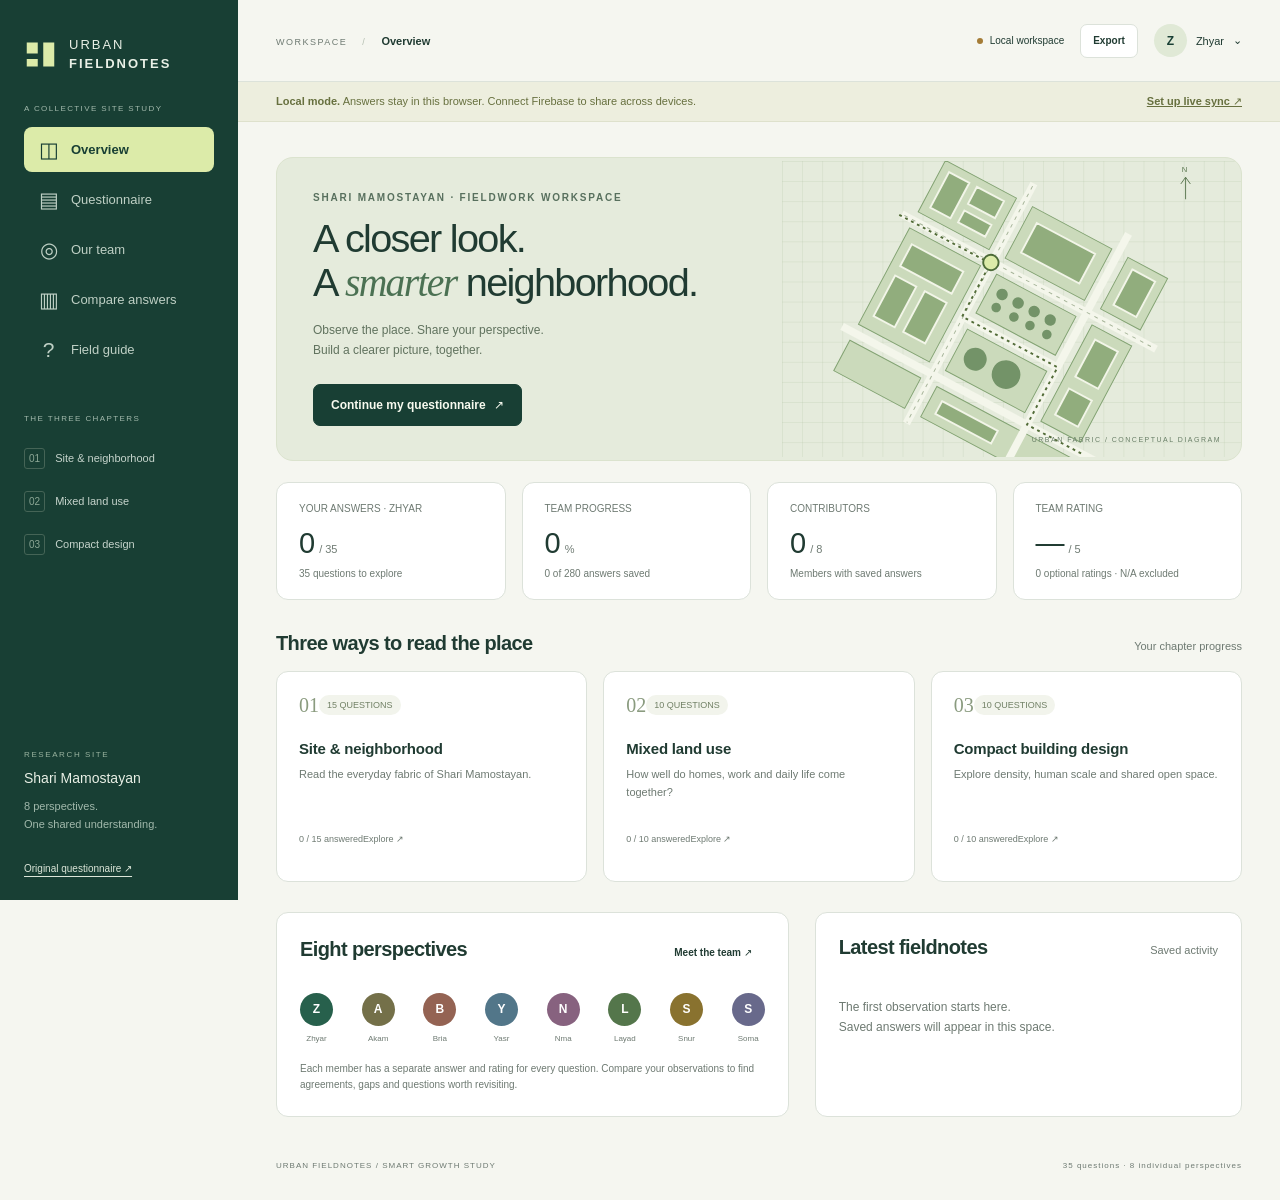
<file: index.html>
<!doctype html>
<html lang="en">
<head>
  <meta charset="utf-8"><meta name="viewport" content="width=device-width,initial-scale=1">
  <meta name="theme-color" content="#183f34"><meta name="description" content="A shared fieldwork notebook for the Smart Urban Growth study of Shari Mamostayan.">
  <title>Urban Fieldnotes · Shari Mamostayan</title>
  <link rel="icon" href="assets/favicon.svg" type="image/svg+xml"><link rel="stylesheet" href="assets/styles.css">
  <script src="config.js" defer></script><script src="assets/questions.js" defer></script><script src="assets/core.js" defer></script><script src="assets/app.js" defer></script>
</head>
<body>
<a class="skip" href="#main">Skip to content</a>
<aside class="sidebar">
  <a class="brand" href="#overview" aria-label="Urban Fieldnotes overview"><svg viewBox="0 0 36 36" aria-hidden="true"><path d="M3 5h12v12H3zm18 0h12v26H21zM3 23h12v8H3z" fill="currentColor"/></svg><span>URBAN<br><b>FIELDNOTES</b></span></a>
  <div class="sidebar-kicker">A COLLECTIVE SITE STUDY</div>
  <nav aria-label="Main navigation">
    <button class="nav-item active" data-nav="overview"><span aria-hidden="true">◫</span>Overview</button>
    <button class="nav-item" data-nav="workbook"><span aria-hidden="true">▤</span>Questionnaire</button>
    <button class="nav-item" data-nav="team"><span aria-hidden="true">◎</span>Our team</button>
    <button class="nav-item" data-nav="compare"><span aria-hidden="true">▥</span>Compare answers</button>
    <button class="nav-item" data-nav="guide"><span aria-hidden="true">?</span>Field guide</button>
  </nav>
  <div class="section-nav"><div class="sidebar-kicker">THE THREE CHAPTERS</div><button data-section="site"><i>01</i>Site & neighborhood</button><button data-section="mixed"><i>02</i>Mixed land use</button><button data-section="compact"><i>03</i>Compact design</button></div>
  <div class="sidebar-bottom"><div class="site-tag">RESEARCH SITE</div><strong>Shari Mamostayan</strong><p>8 perspectives.<br>One shared understanding.</p><a href="source/questionnaire.pdf" target="_blank" rel="noopener">Original questionnaire ↗</a></div>
</aside>
<div class="app-shell">
 <header class="topbar"><div class="breadcrumb">WORKSPACE <span>/</span> <b id="page-name">Overview</b></div><div class="top-actions"><span id="connection" class="connection" role="status">Local workspace</span><button class="button small" id="export-open">Export</button><button id="identity-open" class="identity" aria-label="Choose your profile"><span class="avatar">Z</span><span id="identity-name">Zhyar</span><span aria-hidden="true">⌄</span></button></div></header>
 <div id="mode-banner" class="mode-banner"></div>
 <main id="main" tabindex="-1"></main>
 <footer class="app-footer"><span>URBAN FIELDNOTES <span class="muted">/</span> SMART GROWTH STUDY</span><span>35 questions · 8 individual perspectives</span></footer>
</div>
<dialog id="profile-dialog"><div class="dialog-head"><div><div class="eyebrow">YOUR WORKSPACE IDENTITY</div><h2 id="profile-title">Choose your name.</h2></div><button class="icon-button" data-close="profile-dialog" aria-label="Close">×</button></div><div id="profile-content"></div></dialog>
<dialog id="export-dialog"><div class="dialog-head"><div><div class="eyebrow">TAKE YOUR RESEARCH WITH YOU</div><h2>Export the study.</h2></div><button class="icon-button" data-close="export-dialog" aria-label="Close">×</button></div><p>Exports contain saved answers for all eight members. Unsaved drafts are included only in the JSON backup.</p><div class="export-options"><button data-export="csv"><b>Spreadsheet · CSV</b><span>All 280 answer slots, ratings and evidence.</span></button><button data-export="json"><b>Backup · JSON</b><span>Saved records and your local drafts.</span></button><button data-export="print"><b>Print / save as PDF</b><span>A readable team report with all saved responses.</span></button></div><p class="muted small-text">In local mode, exports contain only this browser’s workspace.</p></dialog>
<div id="toast" role="status" aria-live="polite"></div>
<div id="print-report"></div>
<noscript><p class="notice">Please enable JavaScript to use this questionnaire.</p></noscript>
</body></html>
</file>
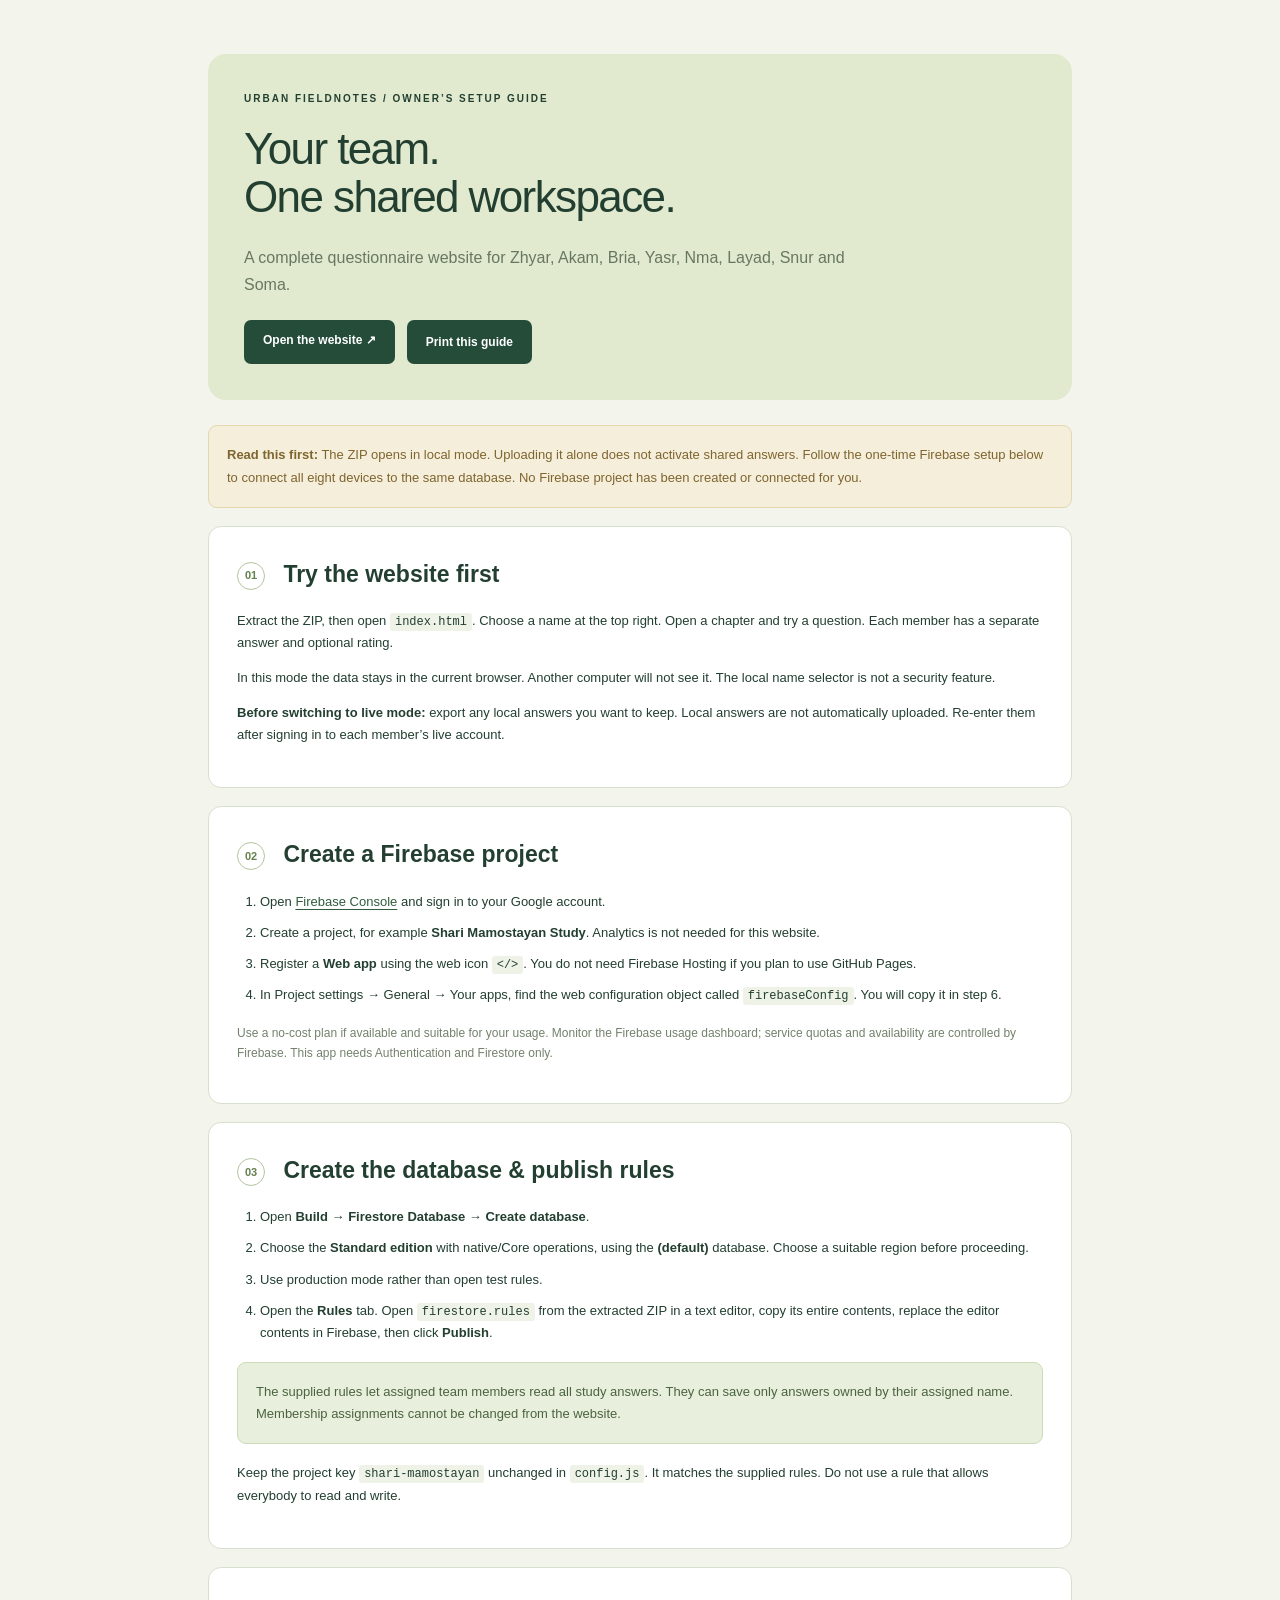
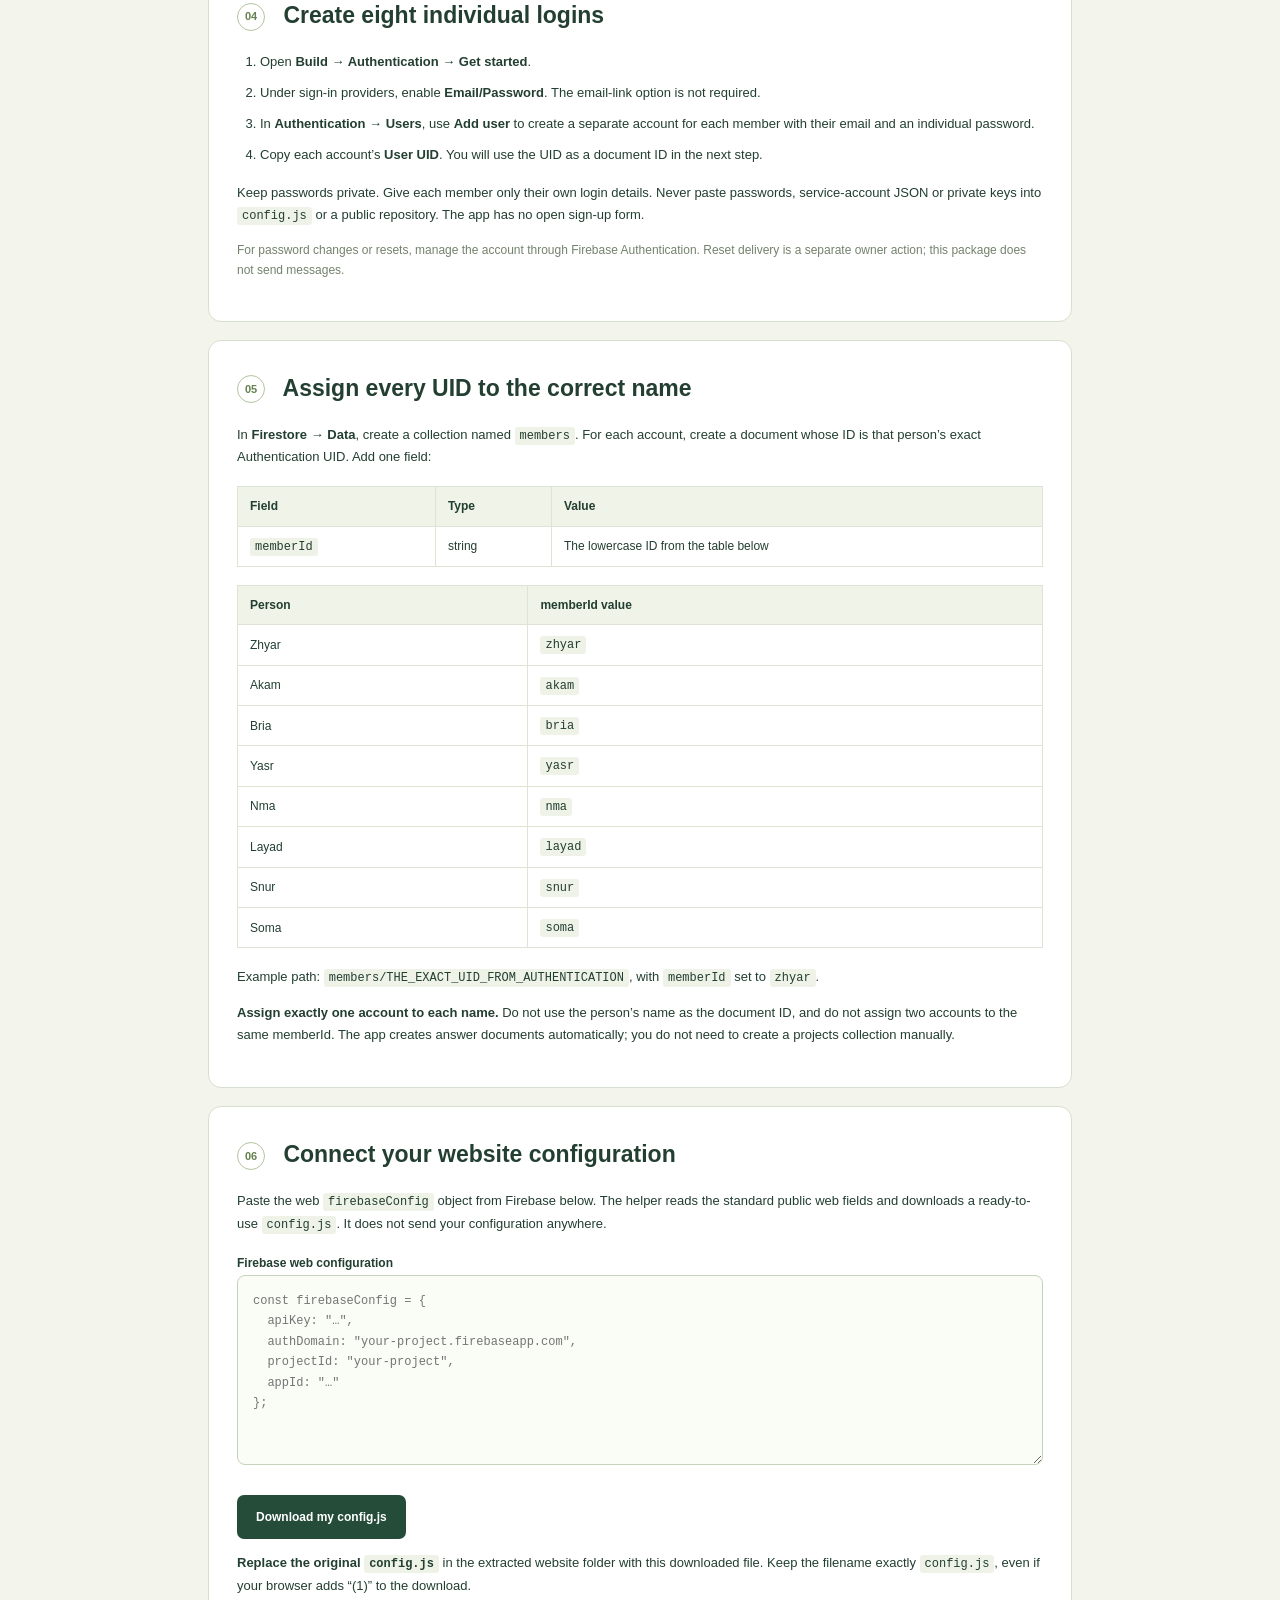
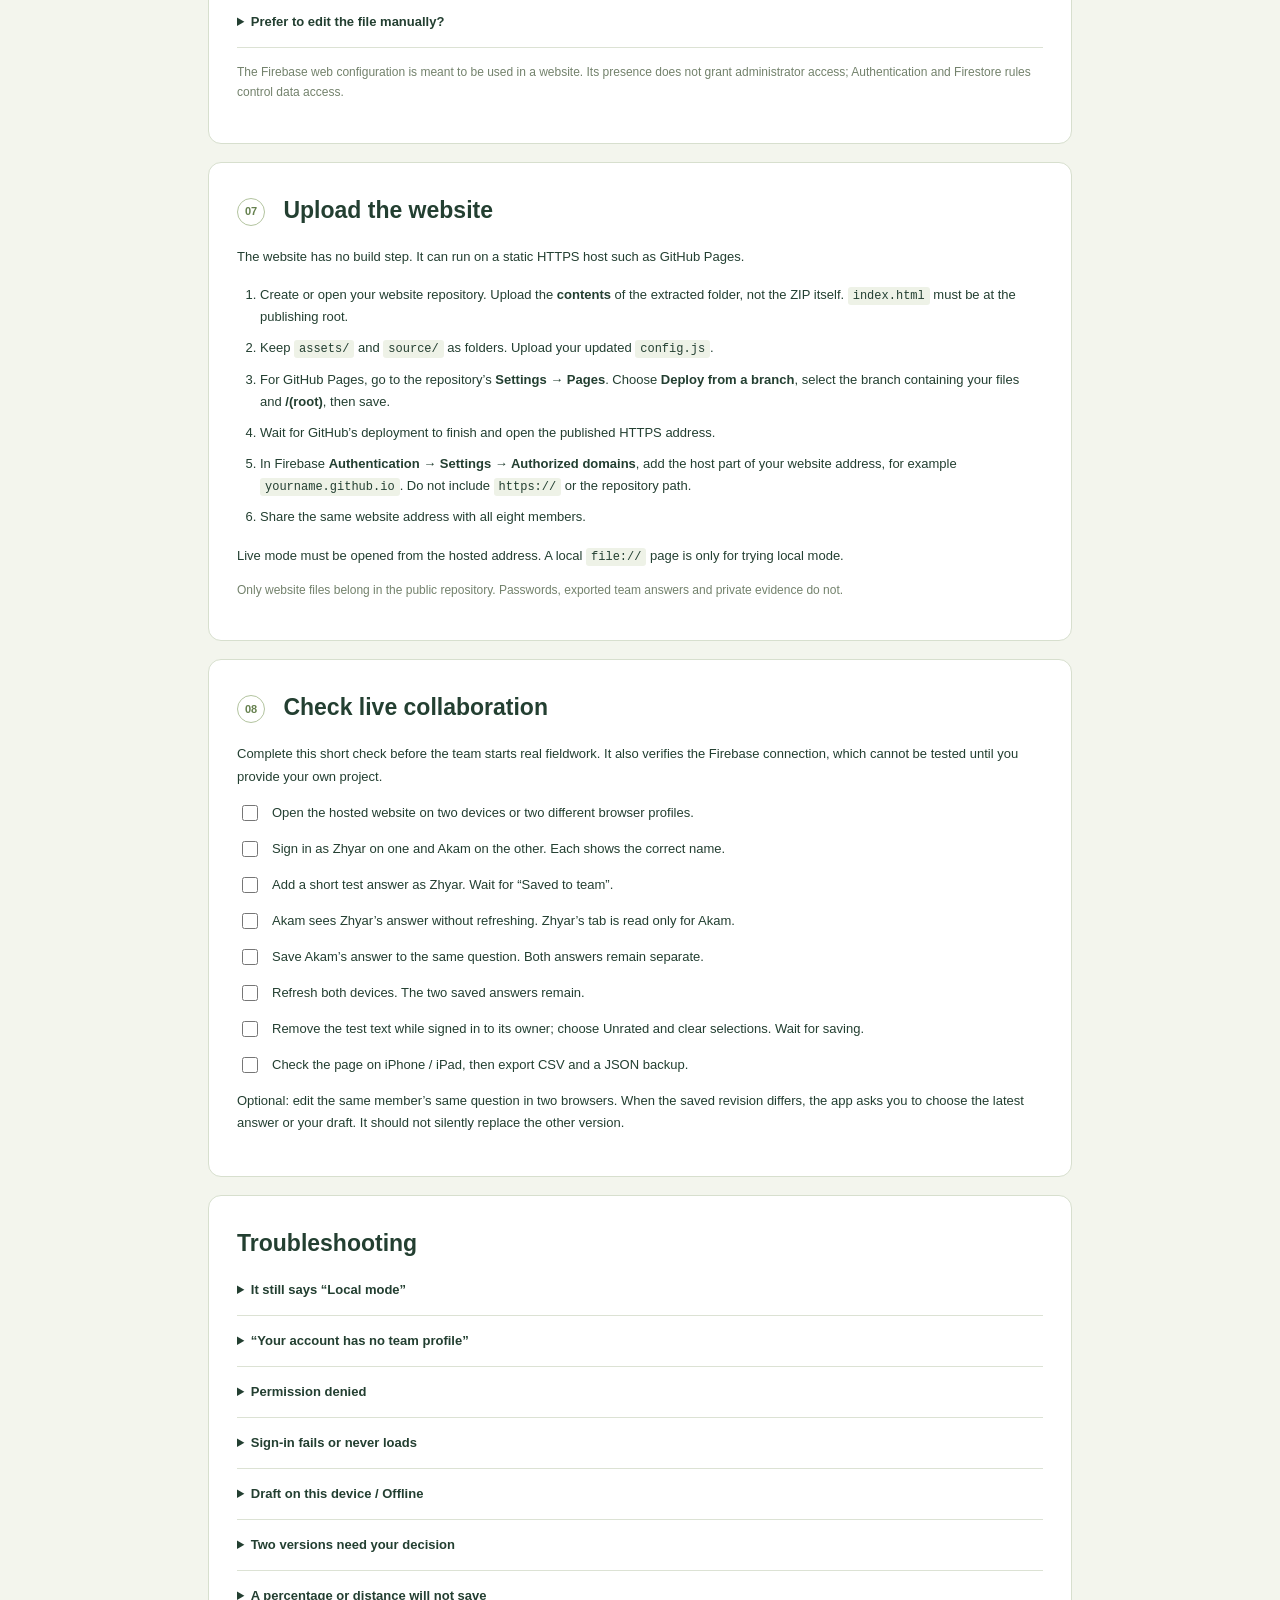
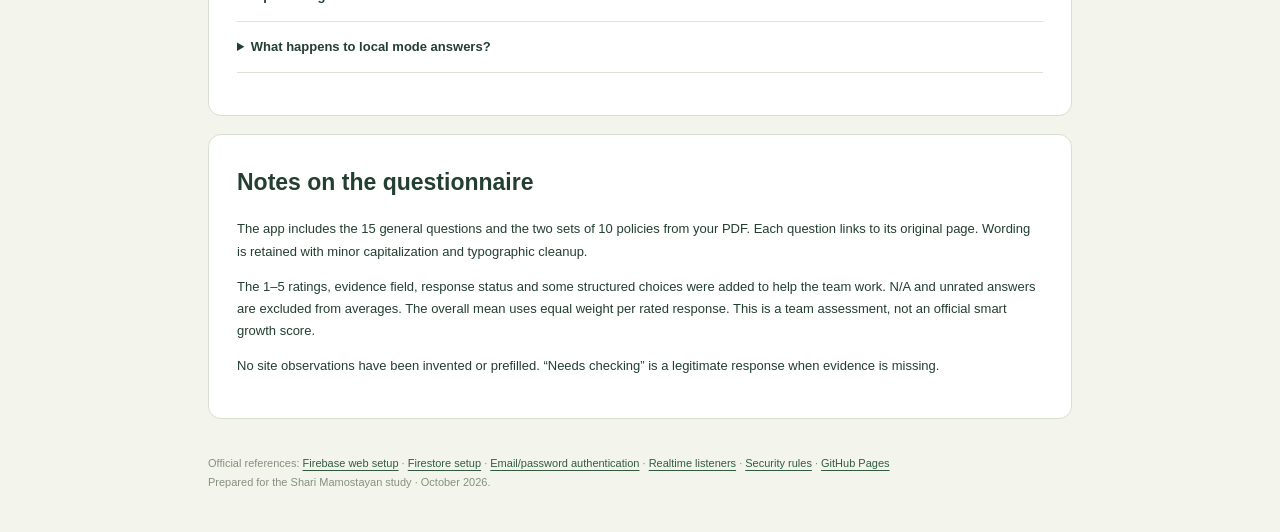
<file: START_HERE.html>
<!doctype html><html lang="en"><head><meta charset="utf-8"><meta name="viewport" content="width=device-width,initial-scale=1"><title>Start here · Urban Fieldnotes</title><link rel="icon" href="assets/favicon.svg"><style>
:root{font-family:Inter,"Segoe UI",Arial,sans-serif;color:#233f31;background:#f3f5ed;line-height:1.7}*{box-sizing:border-box}body{margin:0}main{max-width:920px;margin:auto;padding:54px 28px}h1{font-size:44px;font-weight:500;line-height:1.08;letter-spacing:-1.6px;margin:18px 0 24px}h2{font-size:23px;font-weight:550;margin:0 0 16px}h3{font-size:15px;margin:20px 0 8px}p,li{font-size:13px}a{color:#305c3d;text-underline-offset:3px}.label{letter-spacing:2px;font-size:10px;font-weight:700}.lead{font-size:16px;max-width:620px;color:#687761}.header{background:#e1eacf;border-radius:18px;padding:36px;margin-bottom:25px}.step{border:1px solid #d7dfce;background:#fff;border-radius:13px;padding:28px;margin:18px 0}.num{font-size:11px;border:1px solid #b3c49f;display:inline-flex;border-radius:50%;width:28px;height:28px;align-items:center;justify-content:center;margin-right:12px;color:#65804e;vertical-align:middle}.notice{background:#f4eedb;color:#7f652e;border:1px solid #e4d6af;border-radius:9px;padding:18px;font-size:13px;margin:18px 0}.success{background:#e8efdc;color:#4b6440;border-color:#cddbb8}code{background:#eef2e7;padding:2px 5px;border-radius:3px;font-size:12px;overflow-wrap:anywhere}pre{white-space:pre-wrap;overflow-wrap:anywhere;background:#eff3e8;padding:18px;border-radius:8px;font-size:12px;line-height:1.7}table{border-collapse:collapse;width:100%;font-size:12px;margin:18px 0}td,th{padding:9px 12px;border:1px solid #dde4d4;text-align:left}th{background:#eff3e8}textarea{width:100%;border:1px solid #c6d2b9;border-radius:8px;min-height:190px;padding:15px;font-family:monospace;font-size:12px;line-height:1.7;background:#fafcf6}button,.button{display:inline-block;border:0;border-radius:7px;background:#244c39;color:#fff;padding:13px 19px;cursor:pointer;font:600 12px "Segoe UI",Arial,sans-serif;text-decoration:none;min-height:44px}button:hover,.button:hover{background:#3a6445}.actions{display:flex;gap:12px;flex-wrap:wrap;margin-top:22px}.muted{color:#73826c;font-size:12px}.status{font-size:12px;color:#80572c;margin-top:13px}ul,ol{padding-left:23px}li{margin:9px 0}details{margin:14px 0;border-bottom:1px solid #dce2d4;padding:0 0 14px}summary{cursor:pointer;font-size:13px;font-weight:600}.checklist label{display:flex;gap:10px;font-size:13px;margin:14px 0}.checklist input{accent-color:#345a3b;min-width:18px}footer{font-size:11px;color:#84917b;margin-top:35px}button:focus-visible,a:focus-visible,textarea:focus-visible{outline:3px solid #83a057;outline-offset:4px}@media(max-width:600px){main{padding:24px 16px}.header{padding:25px}.step{padding:22px}h1{font-size:36px}h2{font-size:21px}td,th{padding:8px}}@media print{main{padding:0}.header,.step{break-inside:avoid}button,textarea,.actions{display:none}body{background:white}a{color:inherit}h1{font-size:32px}@page{margin:16mm}}
</style></head><body><main>
<div class="header"><div class="label">URBAN FIELDNOTES / OWNER’S SETUP GUIDE</div><h1>Your team.<br>One shared workspace.</h1><p class="lead">A complete questionnaire website for Zhyar, Akam, Bria, Yasr, Nma, Layad, Snur and Soma.</p><div class="actions"><a class="button" href="index.html">Open the website ↗</a><button onclick="window.print()">Print this guide</button></div></div>
<div class="notice"><b>Read this first:</b> The ZIP opens in local mode. Uploading it alone does not activate shared answers. Follow the one-time Firebase setup below to connect all eight devices to the same database. No Firebase project has been created or connected for you.</div>
<section class="step"><h2><span class="num">01</span> Try the website first</h2><p>Extract the ZIP, then open <code>index.html</code>. Choose a name at the top right. Open a chapter and try a question. Each member has a separate answer and optional rating.</p><p>In this mode the data stays in the current browser. Another computer will not see it. The local name selector is not a security feature.</p><p><b>Before switching to live mode:</b> export any local answers you want to keep. Local answers are not automatically uploaded. Re-enter them after signing in to each member’s live account.</p></section>
<section class="step"><h2><span class="num">02</span> Create a Firebase project</h2><ol><li>Open <a href="https://console.firebase.google.com/" target="_blank" rel="noopener">Firebase Console</a> and sign in to your Google account.</li><li>Create a project, for example <b>Shari Mamostayan Study</b>. Analytics is not needed for this website.</li><li>Register a <b>Web app</b> using the web icon <code>&lt;/&gt;</code>. You do not need Firebase Hosting if you plan to use GitHub Pages.</li><li>In Project settings → General → Your apps, find the web configuration object called <code>firebaseConfig</code>. You will copy it in step 6.</li></ol><p class="muted">Use a no-cost plan if available and suitable for your usage. Monitor the Firebase usage dashboard; service quotas and availability are controlled by Firebase. This app needs Authentication and Firestore only.</p></section>
<section class="step"><h2><span class="num">03</span> Create the database & publish rules</h2><ol><li>Open <b>Build → Firestore Database → Create database</b>.</li><li>Choose the <b>Standard edition</b> with native/Core operations, using the <b>(default)</b> database. Choose a suitable region before proceeding.</li><li>Use production mode rather than open test rules.</li><li>Open the <b>Rules</b> tab. Open <code>firestore.rules</code> from the extracted ZIP in a text editor, copy its entire contents, replace the editor contents in Firebase, then click <b>Publish</b>.</li></ol><div class="notice success">The supplied rules let assigned team members read all study answers. They can save only answers owned by their assigned name. Membership assignments cannot be changed from the website.</div><p>Keep the project key <code>shari-mamostayan</code> unchanged in <code>config.js</code>. It matches the supplied rules. Do not use a rule that allows everybody to read and write.</p></section>
<section class="step"><h2><span class="num">04</span> Create eight individual logins</h2><ol><li>Open <b>Build → Authentication → Get started</b>.</li><li>Under sign-in providers, enable <b>Email/Password</b>. The email-link option is not required.</li><li>In <b>Authentication → Users</b>, use <b>Add user</b> to create a separate account for each member with their email and an individual password.</li><li>Copy each account’s <b>User UID</b>. You will use the UID as a document ID in the next step.</li></ol><p>Keep passwords private. Give each member only their own login details. Never paste passwords, service-account JSON or private keys into <code>config.js</code> or a public repository. The app has no open sign-up form.</p><p class="muted">For password changes or resets, manage the account through Firebase Authentication. Reset delivery is a separate owner action; this package does not send messages.</p></section>
<section class="step"><h2><span class="num">05</span> Assign every UID to the correct name</h2><p>In <b>Firestore → Data</b>, create a collection named <code>members</code>. For each account, create a document whose ID is that person’s exact Authentication UID. Add one field:</p><table><thead><tr><th>Field</th><th>Type</th><th>Value</th></tr></thead><tbody><tr><td><code>memberId</code></td><td>string</td><td>The lowercase ID from the table below</td></tr></tbody></table><table><thead><tr><th>Person</th><th>memberId value</th></tr></thead><tbody><tr><td>Zhyar</td><td><code>zhyar</code></td></tr><tr><td>Akam</td><td><code>akam</code></td></tr><tr><td>Bria</td><td><code>bria</code></td></tr><tr><td>Yasr</td><td><code>yasr</code></td></tr><tr><td>Nma</td><td><code>nma</code></td></tr><tr><td>Layad</td><td><code>layad</code></td></tr><tr><td>Snur</td><td><code>snur</code></td></tr><tr><td>Soma</td><td><code>soma</code></td></tr></tbody></table><p>Example path: <code>members/THE_EXACT_UID_FROM_AUTHENTICATION</code>, with <code>memberId</code> set to <code>zhyar</code>.</p><p><b>Assign exactly one account to each name.</b> Do not use the person’s name as the document ID, and do not assign two accounts to the same memberId. The app creates answer documents automatically; you do not need to create a projects collection manually.</p></section>
<section class="step"><h2><span class="num">06</span> Connect your website configuration</h2><p>Paste the web <code>firebaseConfig</code> object from Firebase below. The helper reads the standard public web fields and downloads a ready-to-use <code>config.js</code>. It does not send your configuration anywhere.</p><label for="firebase-input"><b style="font-size:12px">Firebase web configuration</b></label><textarea id="firebase-input" spellcheck="false" placeholder='const firebaseConfig = {&#10;  apiKey: "…",&#10;  authDomain: "your-project.firebaseapp.com",&#10;  projectId: "your-project",&#10;  appId: "…"&#10;};'></textarea><div class="actions"><button id="generate-config">Download my config.js</button></div><p id="config-result" class="status" role="status"></p><p><b>Replace the original <code>config.js</code></b> in the extracted website folder with this downloaded file. Keep the filename exactly <code>config.js</code>, even if your browser adds “(1)” to the download.</p><details><summary>Prefer to edit the file manually?</summary><p>Open <code>config.js</code> in a text editor and replace <code>null</code> with the configuration object:</p><pre>window.URBAN_CONFIG = {
  projectKey: "shari-mamostayan",
  firebase: {
    apiKey: "YOUR_WEB_API_KEY",
    authDomain: "YOUR_PROJECT.firebaseapp.com",
    projectId: "YOUR_PROJECT",
    appId: "YOUR_APP_ID"
  }
};</pre></details><p class="muted">The Firebase web configuration is meant to be used in a website. Its presence does not grant administrator access; Authentication and Firestore rules control data access.</p></section>
<section class="step"><h2><span class="num">07</span> Upload the website</h2><p>The website has no build step. It can run on a static HTTPS host such as GitHub Pages.</p><ol><li>Create or open your website repository. Upload the <b>contents</b> of the extracted folder, not the ZIP itself. <code>index.html</code> must be at the publishing root.</li><li>Keep <code>assets/</code> and <code>source/</code> as folders. Upload your updated <code>config.js</code>.</li><li>For GitHub Pages, go to the repository’s <b>Settings → Pages</b>. Choose <b>Deploy from a branch</b>, select the branch containing your files and <b>/(root)</b>, then save.</li><li>Wait for GitHub’s deployment to finish and open the published HTTPS address.</li><li>In Firebase <b>Authentication → Settings → Authorized domains</b>, add the host part of your website address, for example <code>yourname.github.io</code>. Do not include <code>https://</code> or the repository path.</li><li>Share the same website address with all eight members.</li></ol><p>Live mode must be opened from the hosted address. A local <code>file://</code> page is only for trying local mode.</p><p class="muted">Only website files belong in the public repository. Passwords, exported team answers and private evidence do not.</p></section>
<section class="step"><h2><span class="num">08</span> Check live collaboration</h2><p>Complete this short check before the team starts real fieldwork. It also verifies the Firebase connection, which cannot be tested until you provide your own project.</p><div class="checklist"><label><input type="checkbox"> Open the hosted website on two devices or two different browser profiles.</label><label><input type="checkbox"> Sign in as Zhyar on one and Akam on the other. Each shows the correct name.</label><label><input type="checkbox"> Add a short test answer as Zhyar. Wait for “Saved to team”.</label><label><input type="checkbox"> Akam sees Zhyar’s answer without refreshing. Zhyar’s tab is read only for Akam.</label><label><input type="checkbox"> Save Akam’s answer to the same question. Both answers remain separate.</label><label><input type="checkbox"> Refresh both devices. The two saved answers remain.</label><label><input type="checkbox"> Remove the test text while signed in to its owner; choose Unrated and clear selections. Wait for saving.</label><label><input type="checkbox"> Check the page on iPhone / iPad, then export CSV and a JSON backup.</label></div><p>Optional: edit the same member’s same question in two browsers. When the saved revision differs, the app asks you to choose the latest answer or your draft. It should not silently replace the other version.</p></section>
<section class="step" id="troubleshooting"><h2>Troubleshooting</h2><details><summary>It still says “Local mode”</summary><p>Check that your downloaded <code>config.js</code> replaced the original at the website root and that <code>firebase</code> is an object, not <code>null</code>. Refresh the hosted page, using a hard refresh if necessary.</p></details><details><summary>“Your account has no team profile”</summary><p>Check Firestore <code>members/{UID}</code>. The document ID must match the signed-in Authentication UID exactly. The field must be <code>memberId</code>, type string, with the correct lowercase member ID.</p></details><details><summary>Permission denied</summary><p>Publish the supplied rules, check the UID mapping, and confirm the project key is <code>shari-mamostayan</code>. Use the default Firestore database. Do not make rules public to bypass the error.</p></details><details><summary>Sign-in fails or never loads</summary><p>Check your email/password provider, email, password, web config and authorized domain. Use HTTPS. Live mode needs access to Firebase services and its Google-hosted JavaScript SDK; a content blocker or restricted network may block them.</p></details><details><summary>Draft on this device / Offline</summary><p>Your latest edit has not reached the team. Keep the draft, restore the connection, then click Save answer. It retries when the browser comes back online. Do not clear browser data. Reloading offline may not load the online SDK, so reopen when connected. Export JSON if you need a separate copy.</p></details><details><summary>Two versions need your decision</summary><p>Your own answer changed elsewhere after you began this draft. The current saved text is shown. Choose “Use latest saved answer” to discard this local draft, or “Save my draft over latest” to replace the saved answer with your draft. Both choices ask for confirmation.</p></details><details><summary>A percentage or distance will not save</summary><p>Solid and void values must both be between 0 and 100 and total 100%. Distance must be a nonnegative number with a unit. If you cannot estimate it, choose “Not sure — needs checking”. A draft with invalid fields remains on the device but is not counted in saved progress.</p></details><details><summary>What happens to local mode answers?</summary><p>They remain in that browser’s local workspace. They are not shared and do not upload automatically. Export them before connecting Firebase, then re-enter the selected answers under each person’s assigned account. JSON is an archive; automatic restore/import is not provided.</p></details></section>
<section class="step"><h2>Notes on the questionnaire</h2><p>The app includes the 15 general questions and the two sets of 10 policies from your PDF. Each question links to its original page. Wording is retained with minor capitalization and typographic cleanup.</p><p>The 1–5 ratings, evidence field, response status and some structured choices were added to help the team work. N/A and unrated answers are excluded from averages. The overall mean uses equal weight per rated response. This is a team assessment, not an official smart growth score.</p><p>No site observations have been invented or prefilled. “Needs checking” is a legitimate response when evidence is missing.</p></section>
<footer>Official references: <a href="https://firebase.google.com/docs/web/alt-setup">Firebase web setup</a> · <a href="https://firebase.google.com/docs/firestore/quickstart">Firestore setup</a> · <a href="https://firebase.google.com/docs/auth/web/password-auth">Email/password authentication</a> · <a href="https://firebase.google.com/docs/firestore/query-data/listen">Realtime listeners</a> · <a href="https://firebase.google.com/docs/rules/basics">Security rules</a> · <a href="https://docs.github.com/en/pages/getting-started-with-github-pages/creating-a-github-pages-site">GitHub Pages</a><br>Prepared for the Shari Mamostayan study · October 2026.</footer>
</main><script>
'use strict';
document.getElementById('generate-config').addEventListener('click',()=>{
 const input=document.getElementById('firebase-input').value,result=document.getElementById('config-result'),config={};
 const fields=['apiKey','authDomain','projectId','appId','storageBucket','messagingSenderId','measurementId'];
 for(const key of fields){const regex=new RegExp('["\']?'+key+'["\']?\\s*:\\s*(["\'])([^"\'\\r\\n]+)\\1');const match=input.match(regex);if(match)config[key]=match[2];}
 const missing=['apiKey','authDomain','projectId','appId'].filter(k=>!config[k]||config[k].includes('YOUR_')||config[k]==='…');
 if(missing.length){result.textContent='Please paste your complete Firebase web configuration. Missing: '+missing.join(', ');return;}
 if(!/^[a-z0-9-]+$/.test(config.projectId)||!/^[-a-z0-9.]+$/i.test(config.authDomain)){result.textContent='Please check projectId and authDomain. Copy them directly from Firebase.';return;}
 const text='// Firebase web configuration. Keep passwords and admin keys out of this file.\nwindow.URBAN_CONFIG = '+JSON.stringify({projectKey:'shari-mamostayan',firebase:config},null,2)+';\n';
 const url=URL.createObjectURL(new Blob([text],{type:'application/javascript'})),a=document.createElement('a');a.href=url;a.download='config.js';document.body.append(a);a.click();a.remove();setTimeout(()=>URL.revokeObjectURL(url),10000);
 result.textContent='Downloaded. Replace the original config.js with this file, upload the website, and complete the two-device check.';
});
</script></body></html>
</file>
<file: assets/styles.css>
:root{--ink:#203b32;--green:#183f34;--muted:#6e7a72;--line:#dce2da;--paper:#f5f6f0;--white:#fff;--lime:#dceba9;--sage:#e7edde;--amber:#916c25;--red:#ae493b;--radius:17px;font-family:Inter,"Aptos","Segoe UI",Arial,sans-serif;color:var(--ink);background:var(--paper);font-synthesis:none}
*{box-sizing:border-box}body{margin:0}button,input,textarea,select{font:inherit}button,a,input,textarea,select{-webkit-tap-highlight-color:transparent}button,a{touch-action:manipulation}button{cursor:pointer}button:disabled{cursor:not-allowed;opacity:.6}a{color:inherit}button{color:inherit}button:focus-visible,a:focus-visible,select:focus-visible,input:focus-visible,textarea:focus-visible{outline:3px solid #a2bc63;outline-offset:3px}h1,h2,h3,p{margin:0}h1{font-size:clamp(32px,3.1vw,47px);font-weight:500;letter-spacing:-1.7px;line-height:1.12}h2{font-size:24px;font-weight:550;letter-spacing:-.6px}h3{font-size:17px;font-weight:600}p{line-height:1.65}svg{display:block}.muted{color:var(--muted)}.small-text{font-size:12px}.eyebrow{font-size:10px;letter-spacing:1.8px;font-weight:700;margin-bottom:13px}.skip{position:fixed;top:-100px;left:10px;z-index:99;background:var(--lime);padding:16px}.skip:focus{top:10px}
.sidebar{position:fixed;inset:0 auto 0 0;width:238px;padding:36px 24px 24px;background:var(--green);color:#e9f0e6;display:flex;flex-direction:column;z-index:10}.brand{display:flex;align-items:center;gap:12px;text-decoration:none;font-size:13px;line-height:1.45;letter-spacing:2px}.brand b{font-weight:550}.brand svg{width:33px;color:var(--lime)}.sidebar-kicker{font-size:8px;letter-spacing:1.4px;color:#a2b9ac;margin:30px 0 14px}.sidebar nav{display:grid;gap:5px}.nav-item{border:0;background:none;color:#bfd0c5;padding:12px 14px;border-radius:8px;text-align:left;font-size:13px;display:flex;align-items:center;gap:12px;min-height:44px}.nav-item span{font-size:21px;width:21px;text-align:center;line-height:1}.nav-item:hover{background:#244d40;color:#fff}.nav-item.active{color:var(--green);background:var(--lime);font-weight:650}.section-nav{margin-top:12px}.section-nav button{display:flex;width:100%;align-items:center;border:0;background:none;color:#c6d4cc;font-size:11px;padding:11px 0;text-align:left}.section-nav i{font-style:normal;font-size:10px;margin-right:10px;color:#8ca795;border:1px solid #456456;padding:4px;border-radius:3px}.sidebar-bottom{margin-top:auto;padding-top:30px}.site-tag{font-size:8px;letter-spacing:1.6px;color:#99b39f;margin-bottom:10px}.sidebar-bottom strong{font-size:14px;font-weight:500}.sidebar-bottom p{font-size:11px;color:#a2b9ac;margin:10px 0 25px}.sidebar-bottom a{font-size:10px;color:#dce6d9;text-underline-offset:4px}.app-shell{margin-left:238px;min-height:100vh}.topbar{height:82px;border-bottom:1px solid var(--line);display:flex;align-items:center;justify-content:space-between;gap:18px;padding:0 38px;background:rgba(245,246,240,.97)}.breadcrumb{font-size:9px;letter-spacing:1.5px;color:var(--muted)}.breadcrumb span{margin:0 11px;color:#b3bdb0}.breadcrumb b{font-size:11px;letter-spacing:0;font-weight:550;color:var(--ink)}.top-actions{display:flex;gap:16px;align-items:center}.connection{font-size:10px;white-space:nowrap;display:flex;align-items:center;gap:7px}.connection:before{content:"";width:6px;height:6px;background:#a47c36;border-radius:50%}.connection.live:before{background:#468057}.connection.error:before{background:var(--red)}.button{background:#fff;border:1px solid var(--line);border-radius:7px;min-height:42px;padding:10px 17px;font-size:12px;font-weight:600;display:inline-flex;align-items:center;justify-content:center;gap:8px;text-decoration:none}.button:hover{background:#eef2e8;border-color:#a8b79e}.button.primary{background:var(--green);color:#f7faef;border-color:var(--green)}.button.primary:hover{background:#2b5946}.button.lime{background:var(--lime);color:var(--green);border-color:var(--lime)}.button.small{min-height:34px;padding:7px 12px;font-size:10px}.button.text{background:transparent;border-color:transparent}.identity{display:flex;gap:9px;align-items:center;padding:0;border:0;background:none;font-size:11px}.avatar{width:33px;height:33px;display:inline-flex;align-items:center;justify-content:center;border-radius:50%;background:#e0e9d6;color:var(--green);font-size:12px;font-weight:650;flex-shrink:0}.avatar.big{width:44px;height:44px;font-size:15px}.avatar.color{color:#fff;background:var(--avatar,#416752)}.mode-banner{font-size:11px;background:#edeede;border-bottom:1px solid #dee1cc;color:#67703f;padding:11px 38px;line-height:1.5;display:flex;gap:12px;justify-content:space-between}.mode-banner a{font-weight:650;white-space:nowrap}.mode-banner.live-banner{background:#e6efdf;color:#38624a}.mode-banner.error-banner{background:#f9e9e1;color:#924c33}main{padding:35px 38px 20px;max-width:1570px;margin:auto;min-height:75vh}.app-footer{display:flex;justify-content:space-between;gap:15px;font-size:8px;letter-spacing:1px;color:var(--muted);padding:24px 38px 30px;max-width:1570px;margin:auto}.page-heading{display:flex;gap:20px;justify-content:space-between;align-items:flex-end;margin-bottom:27px}.page-heading p{font-size:13px;color:var(--muted);margin-top:10px}.page-heading h1{font-size:34px}.hero{background:#e5ebdc;display:grid;grid-template-columns:1.1fr 1fr;border-radius:var(--radius);overflow:hidden;min-height:282px;border:1px solid #dbe3ce}.hero-copy{padding:34px 36px;position:relative;z-index:1}.hero-copy .eyebrow{color:#58705e}.hero h1{max-width:430px}.hero h1 em{font-family:Georgia,serif;font-weight:400;color:#4b7153}.hero p{font-size:12px;max-width:330px;margin:16px 0 23px;color:#60725e}.hero-art{position:relative;display:flex;align-items:center;overflow:hidden}.hero-art svg{width:100%;height:auto;min-width:350px;color:#426b4d}.hero-art .art-caption{position:absolute;bottom:17px;right:20px;font-size:7px;letter-spacing:1.5px;color:#687e66}.stats{display:grid;grid-template-columns:repeat(4,1fr);gap:16px;margin:21px 0 32px}.stat{padding:20px 22px;border:1px solid var(--line);border-radius:12px;background:var(--white)}.stat-label{font-size:10px;color:var(--muted);margin-bottom:13px}.stat strong{font-size:29px;letter-spacing:-1px;font-weight:500}.stat small{font-size:11px;letter-spacing:0;color:var(--muted);margin-left:5px}.stat-foot{font-size:10px;color:var(--muted);margin-top:8px}.section-heading{display:flex;align-items:baseline;justify-content:space-between;gap:12px;margin:0 0 16px}.section-heading h2{font-size:20px}.section-heading span,.section-heading a{font-size:11px;color:var(--muted)}.chapter-grid{display:grid;grid-template-columns:repeat(3,1fr);gap:16px}.chapter{border:1px solid var(--line);border-radius:12px;background:#fff;padding:22px;text-align:left;display:flex;flex-direction:column;min-height:211px}.chapter:hover{border-color:#9eb78f;transform:translateY(-2px)}.chapter-top{display:flex;justify-content:space-between;align-items:center;margin-bottom:23px}.chapter-top i{font-style:normal;font-size:20px;font-family:Georgia,serif;color:#8a9b7f}.chapter-top span{font-size:9px;padding:5px 8px;border-radius:20px;background:#f2f4ec;color:#718065}.chapter h3{font-size:15px;letter-spacing:-.2px}.chapter p{font-size:11px;color:var(--muted);margin:8px 0 20px;min-height:36px}.progress{height:5px;border-radius:10px;background:#e9ede4;overflow:hidden}.progress span{display:block;height:100%;background:#7a9764;border-radius:10px}.progress-caption{display:flex;justify-content:space-between;font-size:9px;color:var(--muted);margin-top:8px}.lower-grid{display:grid;grid-template-columns:1.2fr 1fr;gap:26px;margin-top:30px}.panel{background:#fff;border:1px solid var(--line);border-radius:12px;padding:23px}.team-mini{display:flex;gap:10px;justify-content:space-between;margin:23px 0 18px}.mini-person{text-align:center;font-size:8px;color:var(--muted)}.mini-person .avatar{display:flex;margin:0 auto 8px}.empty{font-size:12px;color:var(--muted);padding:22px 0;line-height:1.7}.activity{display:flex;gap:12px;padding:10px 0;border-bottom:1px solid #eff1eb;align-items:center}.activity:last-child{border:0}.activity p{font-size:11px;line-height:1.4}.activity small{display:block;font-size:9px;color:var(--muted);margin-top:4px}.activity button{margin-left:auto;border:0;background:none;color:var(--muted);font-size:14px}.fineprint{font-size:10px;color:var(--muted);margin-top:14px;line-height:1.6}
.toolbar{display:flex;gap:10px;flex-wrap:wrap;margin-bottom:18px}.toolbar input{flex:1;min-width:160px}.toolbar input,.toolbar select{background:white;border:1px solid var(--line);padding:11px 12px;border-radius:7px;font-size:12px;min-height:42px}.workbook{display:grid;grid-template-columns:242px minmax(0,1fr);gap:20px;align-items:start}.question-list{background:#fff;border:1px solid var(--line);border-radius:12px;overflow:hidden;max-height:780px;overflow-y:auto}.list-section{padding:17px 15px 9px;font-size:9px;font-weight:700;letter-spacing:1px;color:#7a846d;text-transform:uppercase}.question-link{width:100%;border:0;background:#fff;display:grid;grid-template-columns:24px 1fr 13px;gap:8px;align-items:center;text-align:left;padding:12px 13px;font-size:11px;line-height:1.45;border-left:3px solid transparent}.question-link:hover{background:#f6f8f1}.question-link.active{background:#ecf1e3;border-left-color:#76945c;color:#274932}.q-number{font-size:9px;color:#8a9586}.check-dot{width:12px;height:12px;border:1px solid #cdd5c7;border-radius:50%;font-size:9px;line-height:11px;text-align:center}.check-dot.done{background:#68865a;color:white;border-color:#68865a}.question-panel{background:#fff;border:1px solid var(--line);border-radius:12px;overflow:hidden;min-width:0}.question-head{padding:27px 28px 23px;border-bottom:1px solid var(--line)}.question-head .eyebrow{color:#708461;font-size:9px}.question-head h2{font-size:25px;line-height:1.2}.original-prompt{font-size:12px;line-height:1.7;color:#56685e;margin-top:14px;white-space:pre-wrap}.source-link{display:inline-block;font-size:9px;color:#87917f;margin-top:12px;text-decoration:underline;text-underline-offset:3px}.member-tabs{display:flex;gap:7px;padding:17px 28px;border-bottom:1px solid var(--line);overflow-x:auto}.member-tab{display:flex;flex-direction:column;align-items:center;gap:6px;border:0;background:none;padding:4px 5px;min-width:44px;font-size:9px;color:var(--muted)}.member-tab .avatar{width:30px;height:30px;font-size:10px;opacity:.65}.member-tab.selected{color:var(--green);font-weight:700}.member-tab.selected .avatar{outline:2px solid #7e9a66;outline-offset:3px;opacity:1}.member-tab .tiny{width:4px;height:4px;background:#719564;border-radius:50%;display:block}.member-tab .tiny.blank{background:transparent}.answer-body{padding:25px 28px}.answer-title{display:flex;justify-content:space-between;gap:12px;align-items:center;margin-bottom:21px}.answer-title h3{font-size:15px}.pill{font-size:9px;background:#eef3e7;color:#668052;border-radius:20px;padding:5px 8px}.readonly-banner{padding:12px 15px;background:#f3f5ed;font-size:11px;color:var(--muted);line-height:1.6;border-radius:8px;margin-bottom:20px}.field-label{display:block;font-size:11px;font-weight:650;margin:0 0 9px}.field-hint{font-size:10px;color:var(--muted);margin:7px 0 0;line-height:1.5}.field{margin-bottom:21px}fieldset{padding:0;margin:0 0 21px;border:0;min-width:0}.form-input,textarea,select.form-input{width:100%;border:1px solid #d9e0d4;border-radius:7px;background:#fcfdf9;padding:11px 12px;font-size:12px;color:#314b3b;min-height:42px}textarea{resize:vertical;min-height:119px;line-height:1.7}textarea.evidence{min-height:76px}.choices{display:flex;gap:8px;flex-wrap:wrap}.choice{position:relative;display:flex;align-items:center;font-size:11px;line-height:1.4;padding:10px 13px;border:1px solid var(--line);border-radius:7px;background:#fff;cursor:pointer;min-height:42px;gap:7px}.choice input{accent-color:var(--green);margin:0}.choice:has(input:checked){background:#edf3e4;border-color:#90a976}.field-row{display:grid;grid-template-columns:repeat(2,minmax(0,1fr));gap:14px}.rating-area{padding:19px;background:#f5f7ef;border-radius:10px;margin:5px 0 21px}.rating-area .field-label{margin-bottom:11px}.ratings{display:flex;gap:6px;flex-wrap:wrap}.rating{position:relative;display:flex;align-items:center;justify-content:center;min-width:36px;min-height:37px;padding:6px 9px;border:1px solid #d8dfd0;border-radius:6px;font-size:12px;cursor:pointer;background:#fff}.rating input{position:absolute;opacity:0;width:1px;height:1px}.rating:has(input:checked){background:var(--green);color:#fff;border-color:var(--green)}.rating:has(input:focus-visible){outline:3px solid #a2bc63;outline-offset:2px}.rating-caption{display:flex;justify-content:space-between;font-size:9px;color:#80916c;margin:9px 0 0}.savebar{display:flex;align-items:center;justify-content:space-between;gap:12px;flex-wrap:wrap;margin-top:18px}.save-state{font-size:10px;color:var(--muted);line-height:1.5;flex:1;min-width:150px}.save-state.error{color:var(--red)}.question-footer{padding:18px 28px;border-top:1px solid var(--line);display:flex;flex-wrap:wrap;gap:12px;justify-content:space-between;align-items:center;background:#fafbf7}.team-average{font-size:11px;line-height:1.6;color:var(--muted)}.team-average b{font-size:20px;color:var(--ink);font-weight:500;margin-right:5px}.read-answer{white-space:pre-wrap;font-size:13px;line-height:1.85;overflow-wrap:anywhere}.read-evidence{white-space:pre-wrap;font-size:12px;color:var(--muted);overflow-wrap:anywhere;border-left:2px solid #d1ddc3;padding-left:14px;margin-top:20px}.question-actions{display:flex;gap:7px}.conflict{background:#fff1df;border:1px solid #e7bf84;border-radius:8px;padding:14px;font-size:11px;line-height:1.7;margin:12px 0}.conflict .button{margin:10px 6px 0 0}.team-grid{display:grid;grid-template-columns:repeat(4,1fr);gap:17px}.person-card{background:#fff;border:1px solid var(--line);border-radius:12px;padding:23px;min-width:0}.person-card .person-head{display:flex;gap:13px;align-items:center;margin-bottom:23px}.person-card h3{font-size:17px}.person-card .person-head small{font-size:10px;color:var(--muted)}.person-card .person-total{font-size:26px;font-weight:500}.person-card .person-total span{font-size:12px;color:var(--muted)}.person-section{margin-top:20px;font-size:10px;color:var(--muted)}.person-section div:first-child{display:flex;justify-content:space-between;margin-bottom:7px}.person-card .button{width:100%;margin-top:23px}.matrix-wrap{overflow:auto;border:1px solid var(--line);border-radius:12px;background:#fff}.matrix{border-collapse:collapse;width:100%;min-width:840px;text-align:center;font-size:11px}.matrix th,.matrix td{padding:12px 9px;border-bottom:1px solid #e8ece3}.matrix thead th{background:#eaf0e1;white-space:nowrap;font-weight:600}.matrix th:first-child{position:sticky;left:0;text-align:left;min-width:210px;max-width:260px;background:#fafbf7;z-index:1;font-weight:500}.matrix thead th:first-child{background:#eaf0e1}.matrix th small{display:block;font-size:8px;color:#829076;margin-bottom:4px}.score{min-width:30px;height:31px;border:0;border-radius:5px;background:#f0f2ec;font-size:11px;color:#85917d}.score.s1{background:#f2ded5;color:#8c4936}.score.s2{background:#f1e6d1;color:#8c692c}.score.s3{background:#e9ecce;color:#79792f}.score.s4{background:#d8e6c8;color:#59743a}.score.s5{background:#bdd6b1;color:#365e34}.legend{display:flex;gap:14px;flex-wrap:wrap;font-size:10px;color:var(--muted);margin-top:16px}.legend b{font-weight:600}.guide-grid{display:grid;grid-template-columns:1fr 1fr;gap:20px}.guide-grid .panel p{font-size:12px;margin:12px 0;color:var(--muted)}.guide-grid h3{margin-bottom:14px}.guide-grid ol{font-size:12px;color:#657162;padding-left:20px;line-height:1.9}.glossary{margin-top:23px}.glossary details{border-bottom:1px solid var(--line);padding:14px 0}.glossary summary{font-size:12px;cursor:pointer;font-weight:600}.glossary p{font-size:12px;color:var(--muted);padding:10px 0}.notice{background:#f4f0df;border:1px solid #e1dcc4;color:#7a673d;border-radius:10px;padding:17px;font-size:12px;line-height:1.7}.panel .notice{margin-top:16px}
dialog{border:1px solid var(--line);border-radius:18px;padding:30px;color:var(--ink);width:min(570px,calc(100vw - 30px));max-height:90vh;overflow:auto;box-shadow:0 30px 100px #10271930;background:#fcfdf9}dialog::backdrop{background:#10271985;backdrop-filter:blur(3px)}.dialog-head{display:flex;justify-content:space-between;gap:18px;margin-bottom:20px}.dialog-head h2{font-size:29px}.icon-button{border:0;background:transparent;font-size:25px;padding:0 8px;align-self:flex-start}.profile-grid{display:grid;grid-template-columns:repeat(2,1fr);gap:10px;margin:22px 0}.profile-choice{display:flex;align-items:center;gap:12px;background:white;border:1px solid var(--line);padding:12px;border-radius:9px;font-size:12px}.profile-choice.selected{border-color:#92ad7d;background:#eaf1df}dialog p{font-size:12px;color:var(--muted)}.dialog-message{margin:14px 0;font-size:12px;color:var(--red);line-height:1.6}.export-options{display:grid;gap:10px;margin:22px 0}.export-options button{padding:17px;text-align:left;border:1px solid var(--line);border-radius:10px;background:#fff}.export-options button:hover{border-color:#9aaa8d}.export-options b{display:block;font-size:13px;margin-bottom:7px}.export-options span{font-size:11px;color:var(--muted)}#toast{position:fixed;bottom:24px;left:calc(50% + 119px);transform:translate(-50%,15px);padding:13px 20px;background:var(--green);color:white;border-radius:8px;font-size:12px;box-shadow:0 6px 25px #14352b20;opacity:0;pointer-events:none;z-index:100;transition:.2s;max-width:calc(100vw - 30px);text-align:center}#toast.show{opacity:1;transform:translate(-50%,0)}#print-report{display:none}[hidden]{display:none!important}
@media(min-width:1550px){.hero-art svg{max-height:315px}.hero-copy{padding:38px 44px}}
@media(max-width:1170px){.sidebar{width:207px;padding:28px 19px}.app-shell{margin-left:207px}.topbar{padding:0 25px}main{padding:28px 25px}.mode-banner{padding:10px 25px}.hero-copy{padding:28px}.hero h1{font-size:36px}.hero-art svg{min-width:280px}.stats{gap:12px}.stat{padding:18px}.chapter{padding:18px}.team-grid{grid-template-columns:repeat(2,1fr)}.workbook{grid-template-columns:200px minmax(0,1fr)}.question-head,.answer-body{padding:24px}.member-tabs{padding:17px 22px;gap:2px}.member-tab{min-width:39px}.app-footer{padding-left:25px;padding-right:25px}}
@media(max-width:950px){.sidebar{position:static;width:auto;padding:17px 24px 10px;display:block}.brand{font-size:10px;letter-spacing:2px;line-height:1.3}.brand svg{width:27px}.sidebar>.sidebar-kicker,.section-nav,.sidebar-bottom{display:none}.sidebar nav{display:flex;gap:7px;margin-top:14px;overflow:auto}.nav-item{white-space:nowrap;font-size:11px;padding:10px 13px;min-height:40px}.nav-item span{font-size:16px;width:16px}.app-shell{margin-left:0}.topbar{height:66px}.hero{min-height:260px}.workbook{grid-template-columns:210px minmax(0,1fr)}#toast{left:50%}.lower-grid{gap:18px}.guide-grid{gap:16px}}
@media(max-width:650px){.sidebar{padding:15px 16px 9px}.sidebar nav{gap:4px}.nav-item{font-size:10px;gap:7px;padding:9px 11px}.nav-item span{display:none}.topbar{padding:0 17px;height:62px;gap:8px}.breadcrumb{font-size:8px;letter-spacing:.7px}.breadcrumb span{margin:0 5px}.breadcrumb b{font-size:10px}.top-actions{gap:10px}.connection{font-size:0;gap:0}.connection:before{width:7px;height:7px}.identity{gap:6px}.identity #identity-name{display:none}.identity .avatar{width:29px;height:29px}.mode-banner{padding:10px 17px;font-size:10px;gap:10px;align-items:center}.mode-banner a{white-space:normal;min-width:57px}main{padding:24px 17px 16px}.hero{grid-template-columns:1fr;position:relative;min-height:305px}.hero-copy{padding:29px 25px;width:100%}.hero h1{font-size:36px;max-width:300px}.hero p{max-width:240px;font-size:11px}.hero-art{position:absolute;bottom:0;right:-60px;width:240px;opacity:.17;pointer-events:none}.hero-art .art-caption{display:none}.hero-art svg{min-width:280px}.stats{grid-template-columns:repeat(2,1fr);margin:15px 0 26px;gap:10px}.stat{padding:16px}.stat strong{font-size:26px}.stat-label{font-size:9px;margin-bottom:8px}.stat-foot{font-size:9px;margin-top:5px}.chapter-grid{grid-template-columns:1fr;gap:11px}.chapter{padding:18px;min-height:0}.chapter-top{margin-bottom:11px}.chapter p{min-height:0;margin:7px 0 16px}.chapter h3{font-size:17px}.chapter-top i{font-size:19px}.lower-grid{grid-template-columns:1fr;margin-top:25px;gap:20px}.team-mini{gap:6px}.mini-person .avatar{width:29px;height:29px;font-size:10px}.panel{padding:20px}.section-heading h2{font-size:19px}.page-heading{margin-bottom:21px;display:block}.page-heading h1{font-size:31px}.page-heading p{font-size:12px}.page-heading>.button{margin-top:16px}.toolbar{gap:8px}.toolbar input{width:100%;flex-basis:100%}.toolbar select{flex:1;min-width:0;font-size:11px;padding:10px}.workbook{grid-template-columns:1fr;gap:15px}.question-list{max-height:182px}.list-section{padding-top:12px}.question-link{padding:11px 13px;font-size:11px}.question-head,.answer-body{padding:22px 19px}.question-head h2{font-size:23px}.original-prompt{font-size:12px}.member-tabs{padding:17px 16px;gap:2px;justify-content:space-between}.member-tab{min-width:31px;padding:4px 2px;font-size:8px}.member-tab .avatar{width:27px;height:27px;font-size:9px}.field-row{gap:10px}.question-footer{padding:17px 19px;gap:10px}.team-grid{grid-template-columns:1fr 1fr;gap:11px}.person-card{padding:17px 14px}.person-card .person-head{gap:8px;flex-direction:column;align-items:flex-start;margin-bottom:16px}.person-card h3{font-size:16px}.person-card .button{font-size:10px;padding:8px}.person-section{font-size:9px}.guide-grid{grid-template-columns:1fr}.app-footer{padding:18px 17px 24px;font-size:7px;line-height:1.6}.app-footer span:last-child{max-width:110px;text-align:right}dialog{padding:24px}.dialog-head h2{font-size:25px}.rating-area{padding:16px}.rating-caption{font-size:8px}}
@media(prefers-reduced-motion:reduce){*{transition:none!important;scroll-behavior:auto!important}}
@media print{body{background:white;color:#172c22;font-family:Arial,sans-serif}.sidebar,.app-shell,dialog,#toast{display:none!important}#print-report{display:block}.report-title{padding-bottom:20px;border-bottom:2px solid #335b41}.report-title h1{font-size:29px}.report-title p{font-size:11px;margin:7px 0}.report-question{break-before:auto;border-top:1px solid #a8b7a0;margin-top:25px;padding-top:12px}.report-question h2{font-size:18px;break-after:avoid}.report-question>p{font-size:11px;color:#526248;margin:8px 0 14px}.report-answer{break-inside:avoid;margin:0 0 17px;padding-left:12px;border-left:2px solid #bac8ae}.report-answer h3{font-size:12px;margin:0 0 6px}.report-answer p{white-space:pre-wrap;overflow-wrap:anywhere;font-size:10px;line-height:1.6}.report-answer small{display:block;font-size:8px;color:#66795e;margin-top:6px}@page{size:A4;margin:18mm}}
</file>
